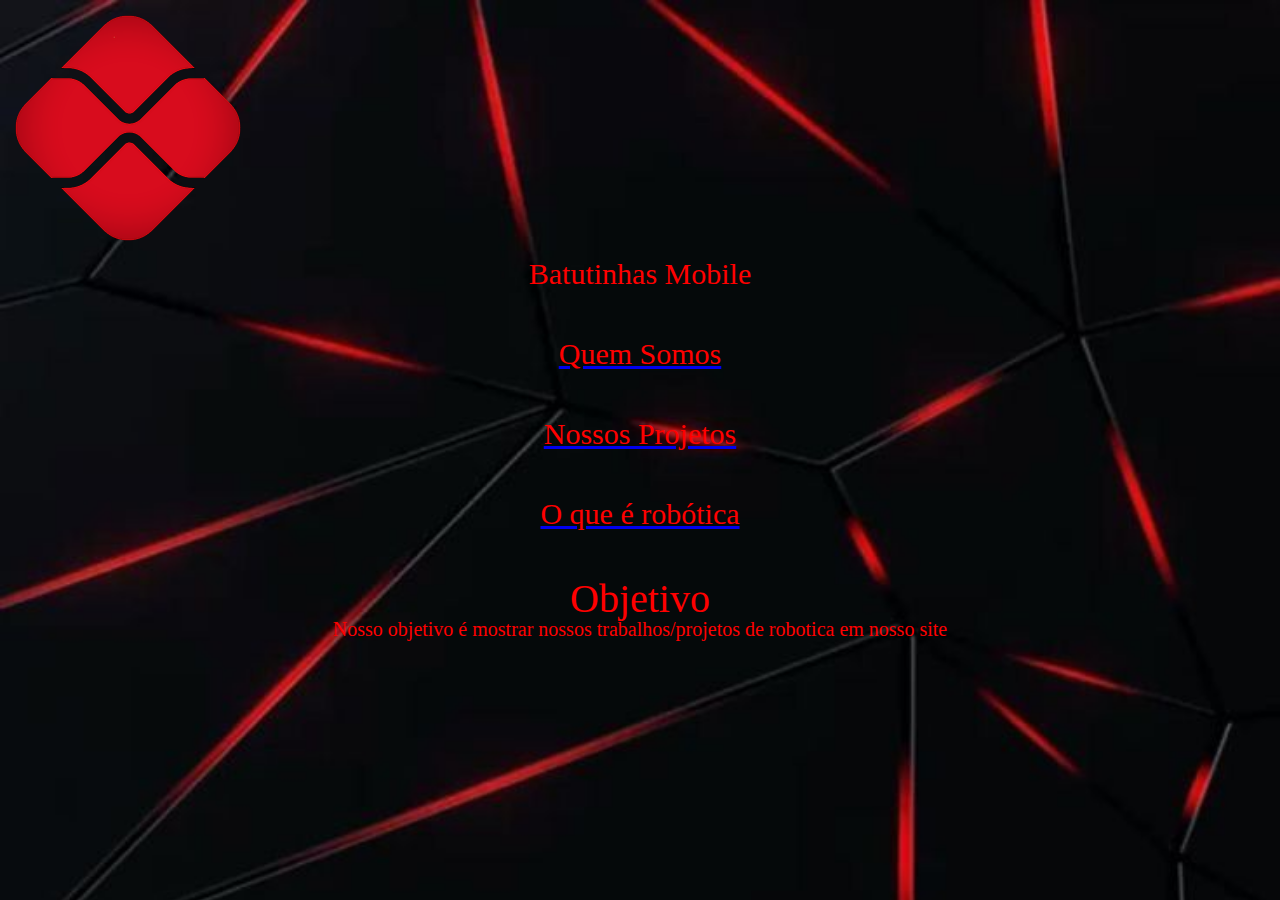
<file: Batutinhas Mobile/index.html>
<!DOCTYPE html>
<head>
    <meta charset="UTF-8">
    <meta name="viewport" content="width=device-width, initial-scale=1.0">
    <title>Batutinhas Mobile</title>
    <link rel="stylesheet" href="style.css">
    <link rel="preconnect" href="https://fonts.googleapis.com">
    <link rel="preconnect" href="https://fonts.gstatic.com" crossorigin>
    <link href="https://fonts.googleapis.com/css2?family=Press+Start+2P&display=swap" rel="stylesheet">
    <link rel="stylesheet" href="reset.css">
    
</head>

<body>
    <img class="imagem-logo" src="Logo Batutinhas.png" alt="Logo dos Batutinhas">
    <h1 class="titulo"> Batutinhas Mobile</h1>
<a href= "quem-somos-mobile.html"> <h3 class="lista-item"> Quem Somos</h3></a>
<a href="projetos-mobile.html">   <h3 class="lista-item">Nossos Projetos</h3> </a>
<a href="robotica-mobile.html">  <h3 class="lista-item">O que é robótica</h3> </a>  

    <section class="objetivo"> 

        <div class="objetivo-div"> 
            <h2 class="titulo-objetivo"> Objetivo </h2>
            <p class="texto-sobre">Nosso objetivo é mostrar nossos trabalhos/projetos de robotica em nosso site</p>
        </div>
        


</body>
</html>
</file>
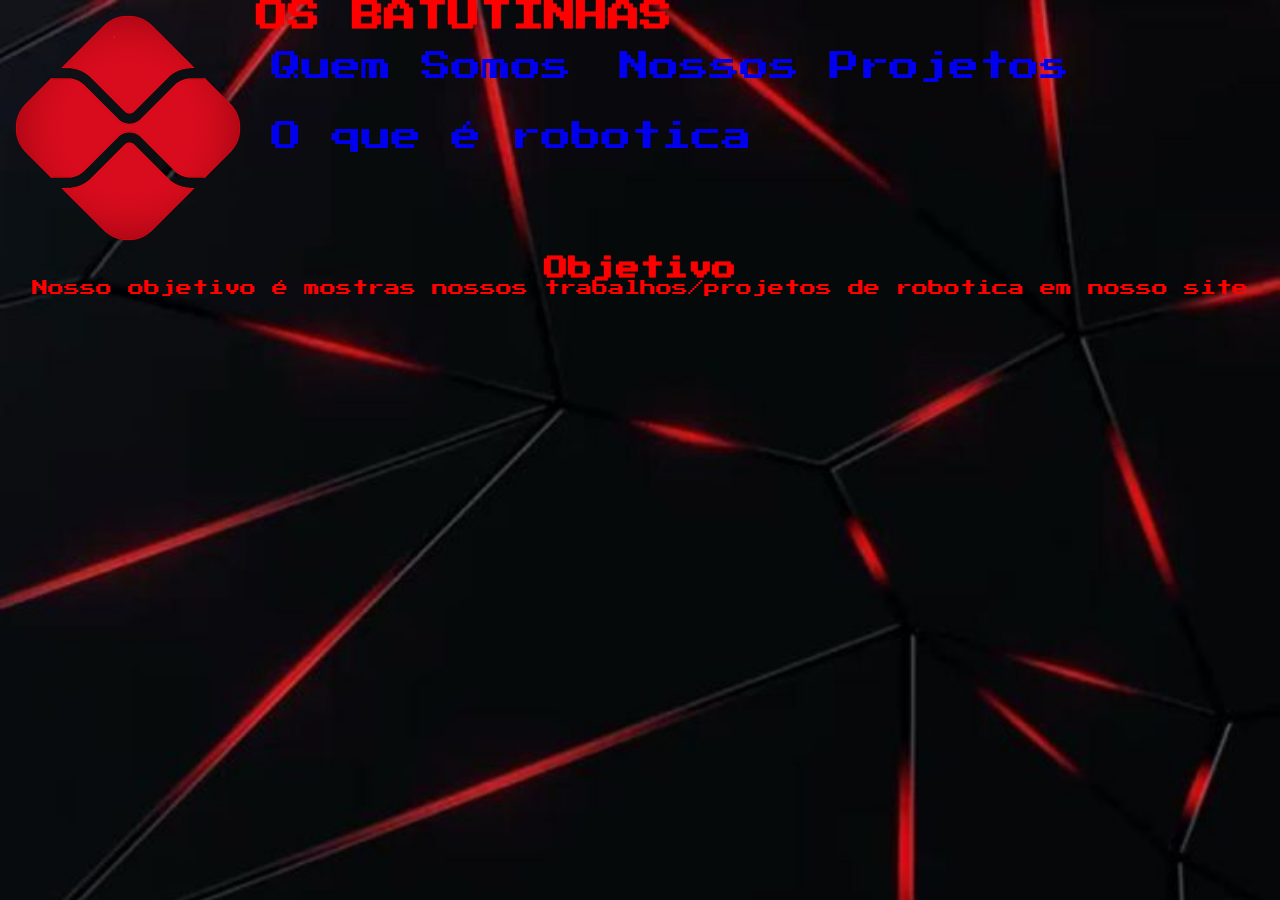
<file: Site Github/index.html>
<!DOCTYPE html>
<html lang="en">
<head>
    <meta charset="UTF-8">
    <meta http-equiv="X-UA-Compatible" content="IE=edge">
    <meta name="viewport" content="width=device-width, initial-scale=1.0">
    <title>Document</title>
    <link rel="stylesheet" href="style.css">
    <link rel="preconnect" href="https://fonts.googleapis.com">
<link rel="preconnect" href="https://fonts.gstatic.com" crossorigin>
<link href="https://fonts.googleapis.com/css2?family=Press+Start+2P&display=swap" rel="stylesheet">

<script src="main.js"></script>

</head>
<body>


    <header class="cabeçalho">
     <img class="imagem-logo" onclick="playSound()"src="Logo Batutinhas.png" alt="Logo dos Batutinhas">
        <ul class="lista">
           <h1>OS BATUTINHAS</h1>
       <a href="Quem Somos/quemsomos.html"> <li class="lista-item"> Quem Somos</li></a>
      <a href="Projetos/projetos.html"> <li class="lista-item">Nossos Projetos</li> </a>
      <a href="O que é robotica/robotica.html"> <li class="lista-item"> O que é robotica</li></a>
        </ul>
    </header>
<section class="objetivo"> 
<div class="objetivo-div"> 
    <h2 class="titulo objetivo"> Objetivo </h2>
    <p class="texto sobre">Nosso objetivo é mostras nossos trabalhos/projetos de robotica em nosso site</p>
  
</div>

</section>






</body>
</html>
</file>
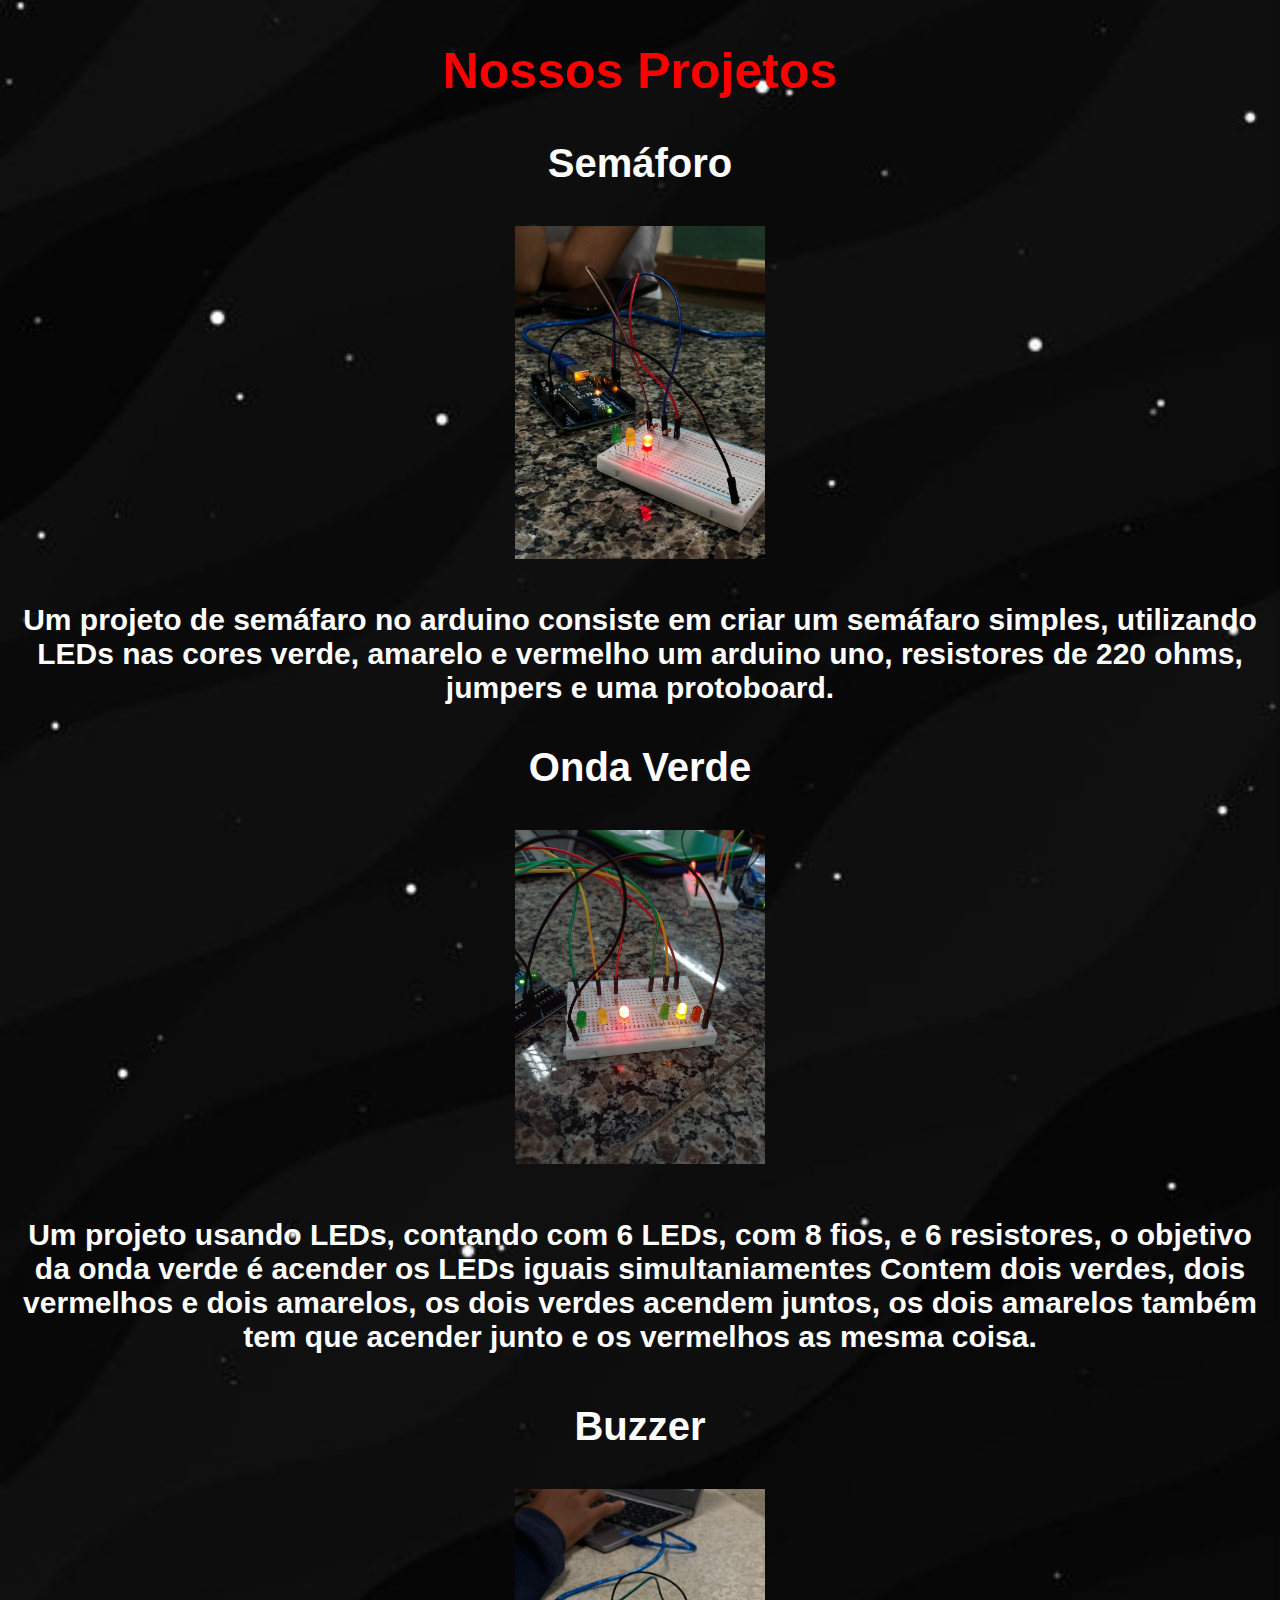
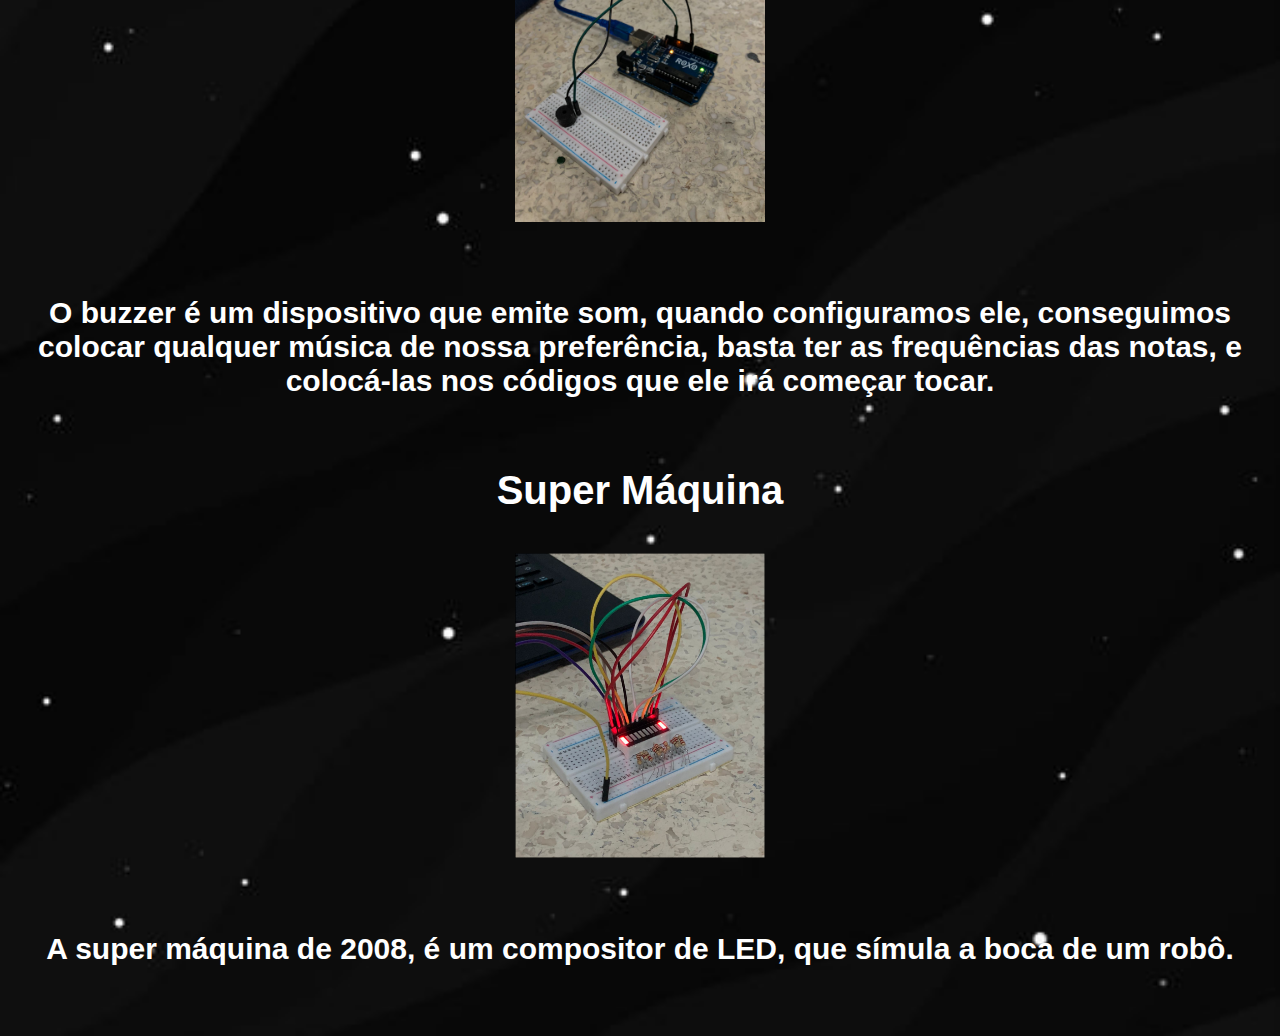
<file: Batutinhas Mobile/projetos-mobile.html>
<!DOCTYPE html>
<html lang="en">
<head>
    <meta charset="UTF-8">
    <meta name="viewport" content="width=device-width, initial-scale=1.0">
    <link rel="stylesheet" href="projetos-mobile.css">
    <title>Projetos Mobile</title>
</head>
<body>
    <div class="semaforos=todos">

        <div class="semaforo-div">
        <h2 class="titulo-projetos">Nossos Projetos</h2>
        <h3 class="semaforo-nome">Semáforo</h3>
        <img class="foto-semaforo"    src="semaforo.png" alt="foto vinicius">
    
        <h4 class="descrição-projetos"> Um projeto de semáfaro no arduino consiste em criar um semáfaro simples, utilizando LEDs nas cores verde, amarelo e vermelho um arduino uno, resistores de 220 ohms, jumpers e uma protoboard. </h4>
        
         
    
    
    
         <div class="semaforo-div"> 
            <h3 class="semaforo-nome">Onda Verde</h3>
            <img class="foto-semaforo"   src="onda-verde.png" alt="foto vinicius">
            <h5 class= descrição-onda> Um projeto usando LEDs, contando com 6 LEDs, com 8 fios, e 6 resistores, o objetivo da onda verde é acender os LEDs iguais simultaniamentes
                Contem dois verdes, dois vermelhos e dois amarelos, os dois verdes acendem juntos, os dois amarelos também tem que acender junto e os vermelhos as mesma coisa.</h5>
    
    
    
    
    <h3 class="buzzer-titulo">Buzzer</h3>
    <img class="buzzer-foto"   src="buzzer.png" alt="foto vinicius">
    <h6 class= descrição-buzzer> O buzzer é um dispositivo que emite som, quando configuramos ele, conseguimos colocar qualquer música de nossa preferência, basta ter as frequências das notas, e colocá-las nos códigos que ele irá começar tocar.</h6>

    <h3 class="super-maquina-titulo">Super Máquina</h3>
    <img class="super-maquina"   src="super-maquina.png" alt="foto vinicius">
    <h6 class= descrição-super-maquina> A super máquina de 2008, é um compositor de LED, que símula a boca de um robô.</h6> 


</body>
</html>
</file>
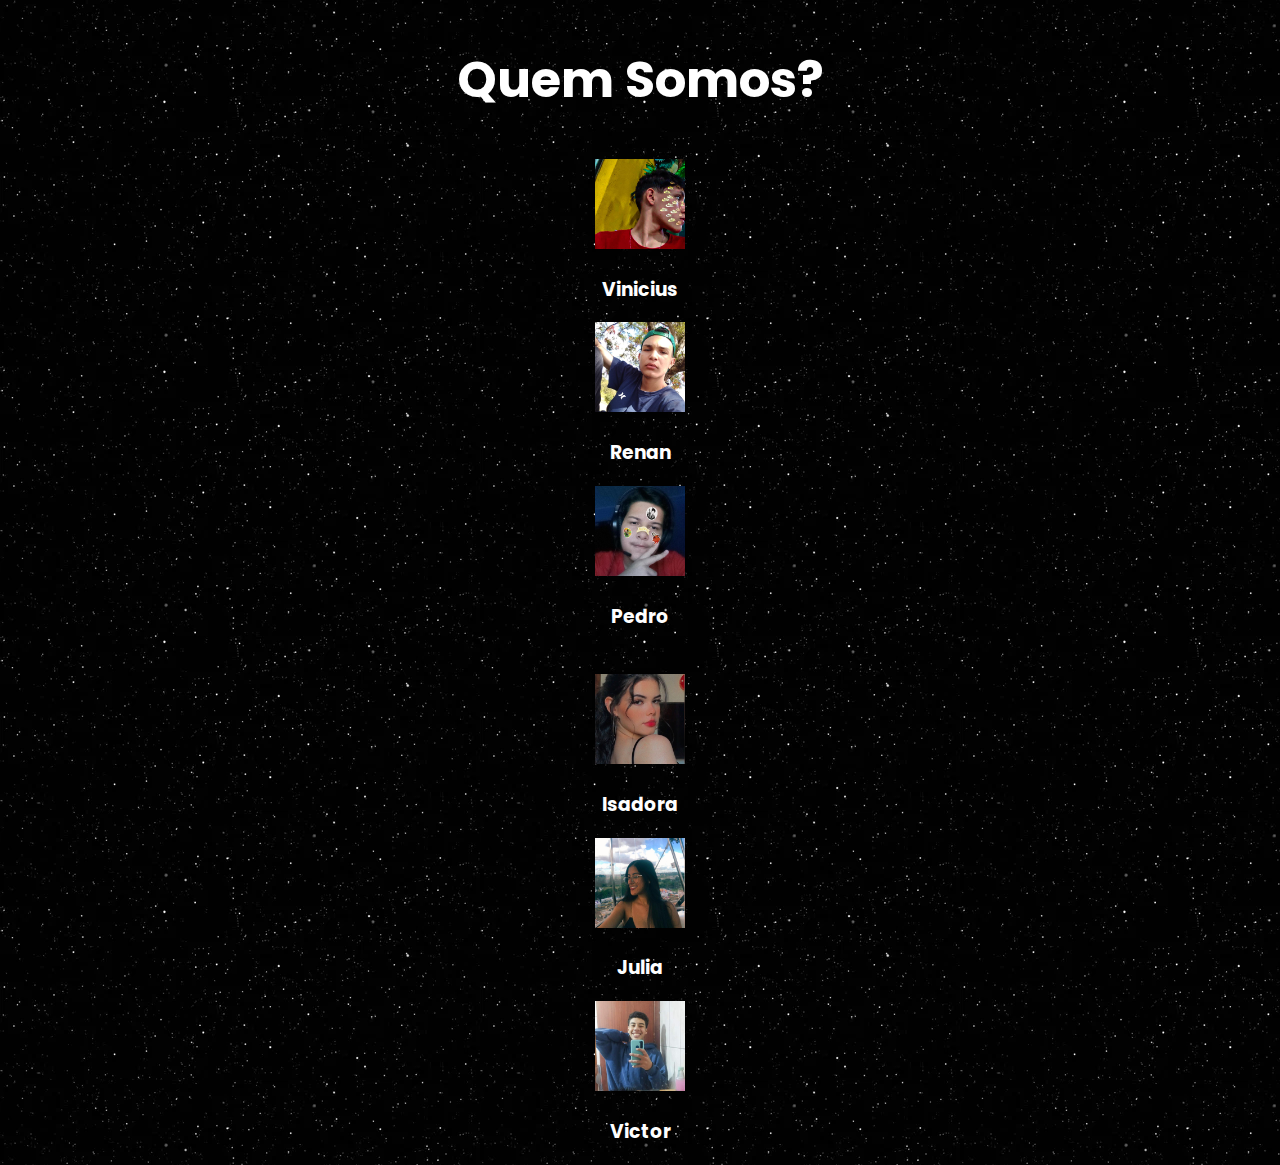
<file: Batutinhas Mobile/quem-somos-mobile.html>
<!DOCTYPE html>
<html lang="en">
<head>
    <meta charset="UTF-8">
    <meta name="viewport" content="width=device-width, initial-scale=1.0">
    <title>Quem somos Mobile</title>
    <link rel="stylesheet" href="quemsomos-mobile.css">
    <link rel="preconnect" href="https://fonts.googleapis.com">
    <link rel="preconnect" href="https://fonts.gstatic.com" crossorigin>
    <link href="https://fonts.googleapis.com/css2?family=Poppins&display=swap" rel="stylesheet">
</head>

<h2 class="titulo-quemsomos">Quem Somos?</h2>
        
        
<div class="estudantes-todos">

    

   

<div class="estudante-div">


<img class="foto-vinicius"    src="vinicius.jpeg" alt="foto vinicius">
<h3 class="vinicius-nome">Vinicius</h3>

</div>


    <div class="estudante-div">
    
    <img class="foto-vinicius"    src="Renan.jpg" alt="foto vinicius">
    <h3 class="vinicius-nome">Renan</h3>
    
    </div>
    
    
        <div class="estudante-div">
        
        <img class="foto-vinicius"    src="pedro.jpg" alt="foto vinicius">
        <h3 class="vinicius-nome">Pedro</h3>
        
        </div>S

        <div class="estudante-div">
        
            <img class="foto-vinicius"    src="isadora.jpg" alt="foto vinicius">
            <h3 class="vinicius-nome">Isadora</h3>
            
            </div>

    
        
            <div class="estudante-div">
        
                <img class="foto-vinicius"    src="julia.jpg" alt="foto vinicius">
                <h3 class="vinicius-nome">Julia</h3>
                
                </div>
        
                <div class="estudante-div">
        
                    <img class="foto-vinicius"    src="victor.jpg" alt="foto vinicius">
                    <h3 class="vinicius-nome">Victor</h3>
                    
                    </div>
</section>




<body>
    
</body>
</html>
</file>
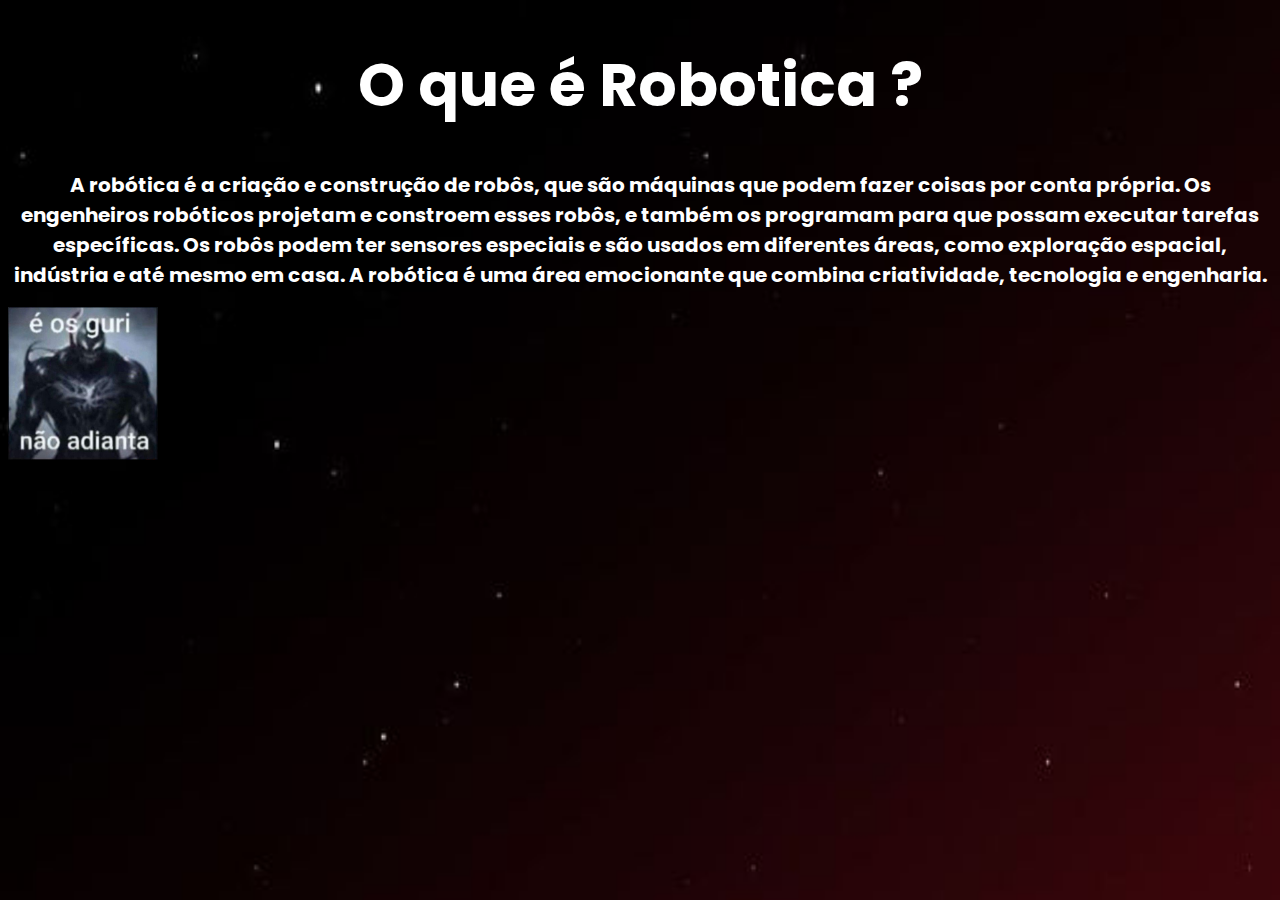
<file: Batutinhas Mobile/robotica-mobile.html>
<!DOCTYPE html>
<html lang="en">
<head>
    <meta charset="UTF-8">
    <meta name="viewport" content="width=device-width, initial-scale=1.0">
    <link rel="stylesheet" href="robotica-mobile.css">
    <link rel="preconnect" href="https://fonts.googleapis.com">
    <link rel="preconnect" href="https://fonts.gstatic.com" crossorigin>
    <link href="https://fonts.googleapis.com/css2?family=Poppins&display=swap" rel="stylesheet">
    <title>O que é robotica Mobile</title>
</head>
<body>
    <h1 class="robotica-titulo"> O que é Robotica ?   </h1>
    <h2 class="robotica-texto">A robótica é a criação e construção de robôs, que são máquinas que podem fazer coisas por conta própria. Os engenheiros robóticos projetam e constroem esses robôs, e também os programam para que possam executar tarefas específicas. Os robôs podem ter sensores especiais e são usados em diferentes áreas, como exploração espacial, indústria e até mesmo em casa. A robótica é uma área emocionante que combina criatividade, tecnologia e engenharia.       </h2>
    <img class="imagem-guri"    src="guri.jpg" alt="guri">
    

</body>
</html>
</file>
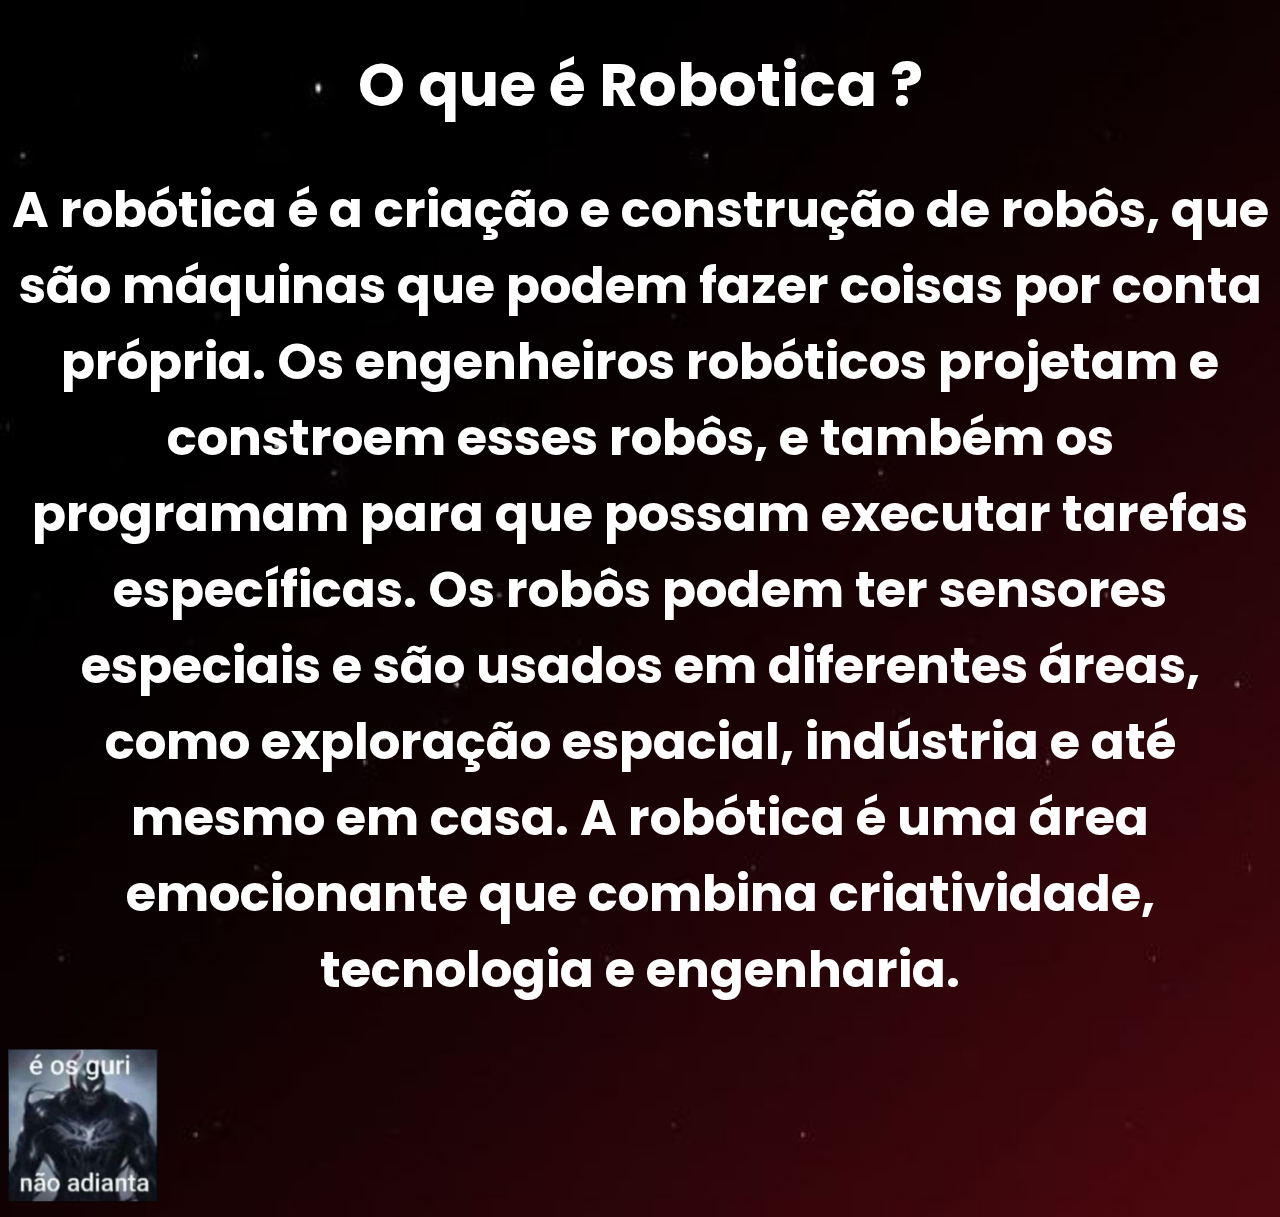
<file: Site Github/O que é robotica/robotica.html>
<!DOCTYPE html>
<html lang="en">
<head>
    <meta charset="UTF-8">
    <meta http-equiv="X-UA-Compatible" content="IE=edge">
    <meta name="viewport" content="width=device-width, initial-scale=1.0">
    <title>Document</title>
    <link rel="stylesheet" href="robotica.css">
    <link rel="preconnect" href="https://fonts.googleapis.com">
    <link rel="preconnect" href="https://fonts.gstatic.com" crossorigin>
    <link href="https://fonts.googleapis.com/css2?family=Poppins&display=swap" rel="stylesheet">
</head>
<body>
 <h1 class="robotica-titulo"> O que é Robotica ?   </h1>
 <h2 class="robotica-texto">A robótica é a criação e construção de robôs, que são máquinas que podem fazer coisas por conta própria. Os engenheiros robóticos projetam e constroem esses robôs, e também os programam para que possam executar tarefas específicas. Os robôs podem ter sensores especiais e são usados em diferentes áreas, como exploração espacial, indústria e até mesmo em casa. A robótica é uma área emocionante que combina criatividade, tecnologia e engenharia.       </h2>
 <img class="imagem-guri"    src="guri.jpg" alt="guri">

    
</body>
</html>
</file>
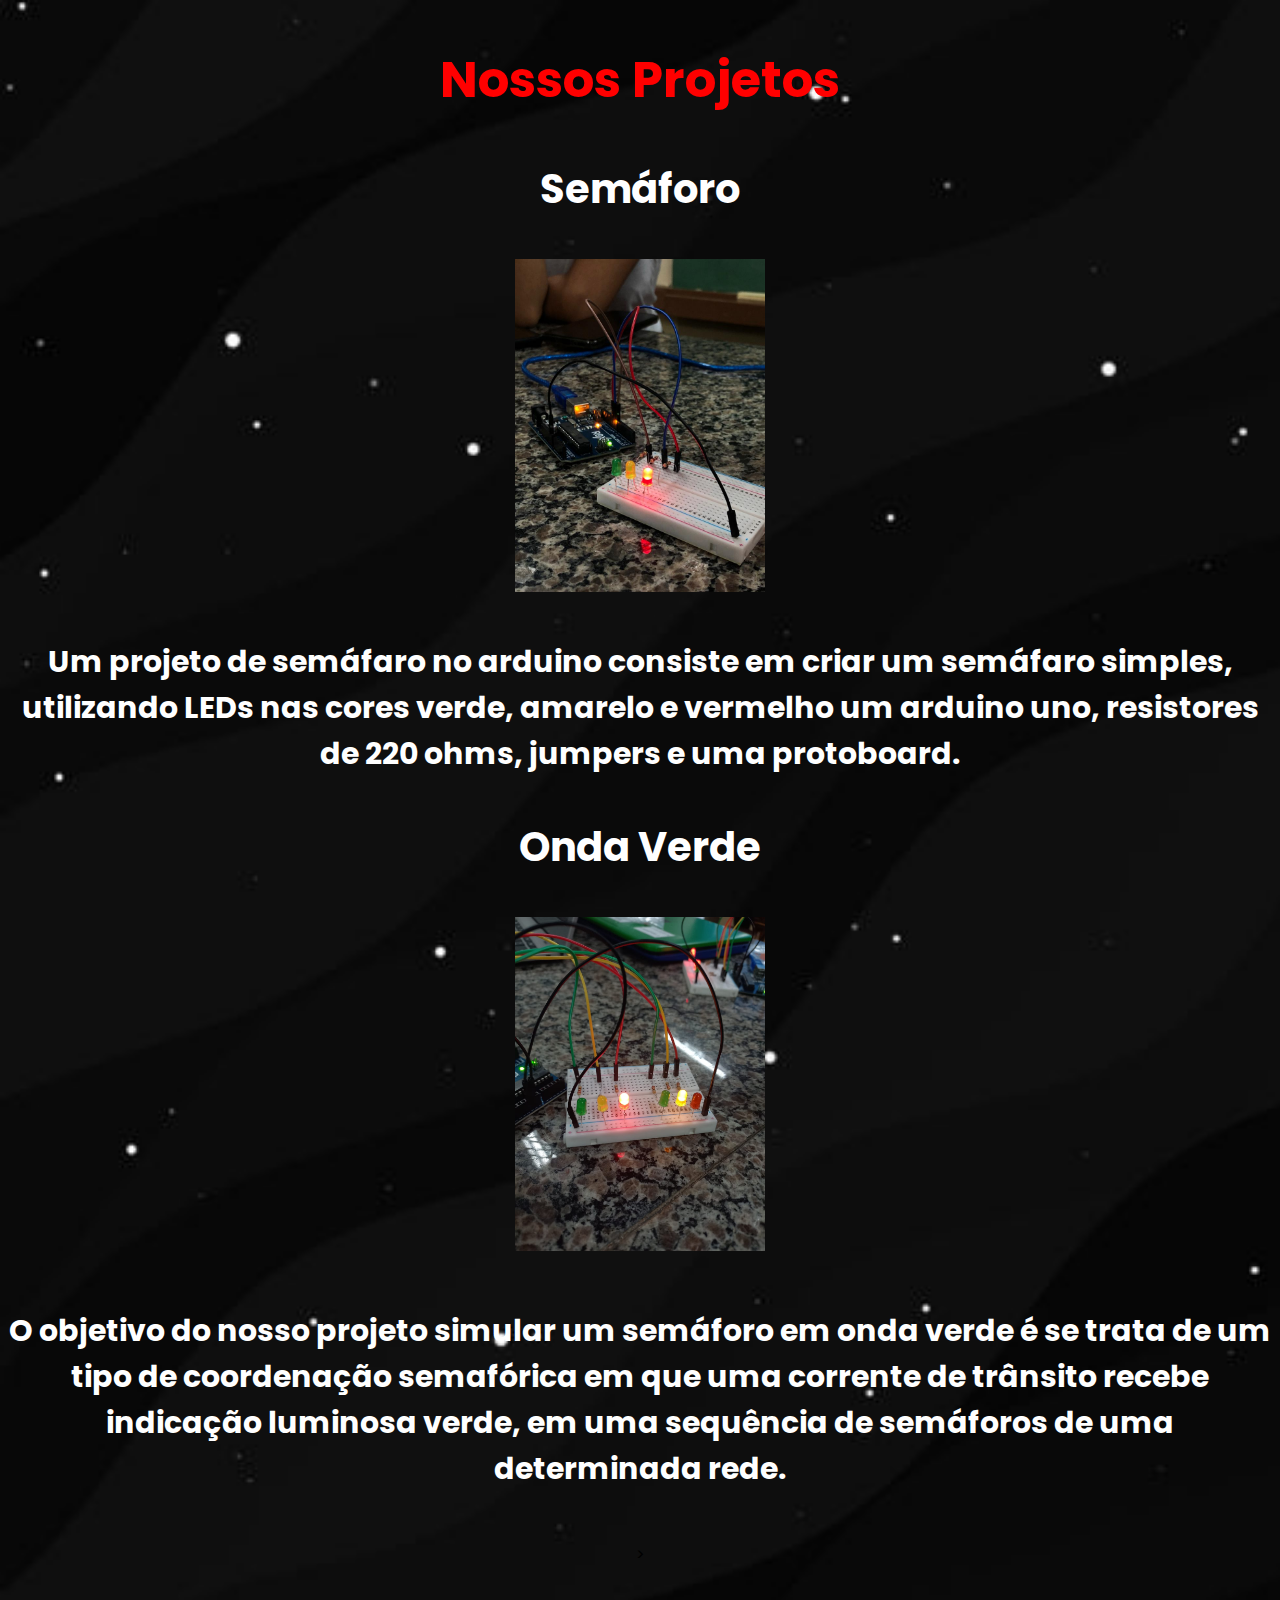
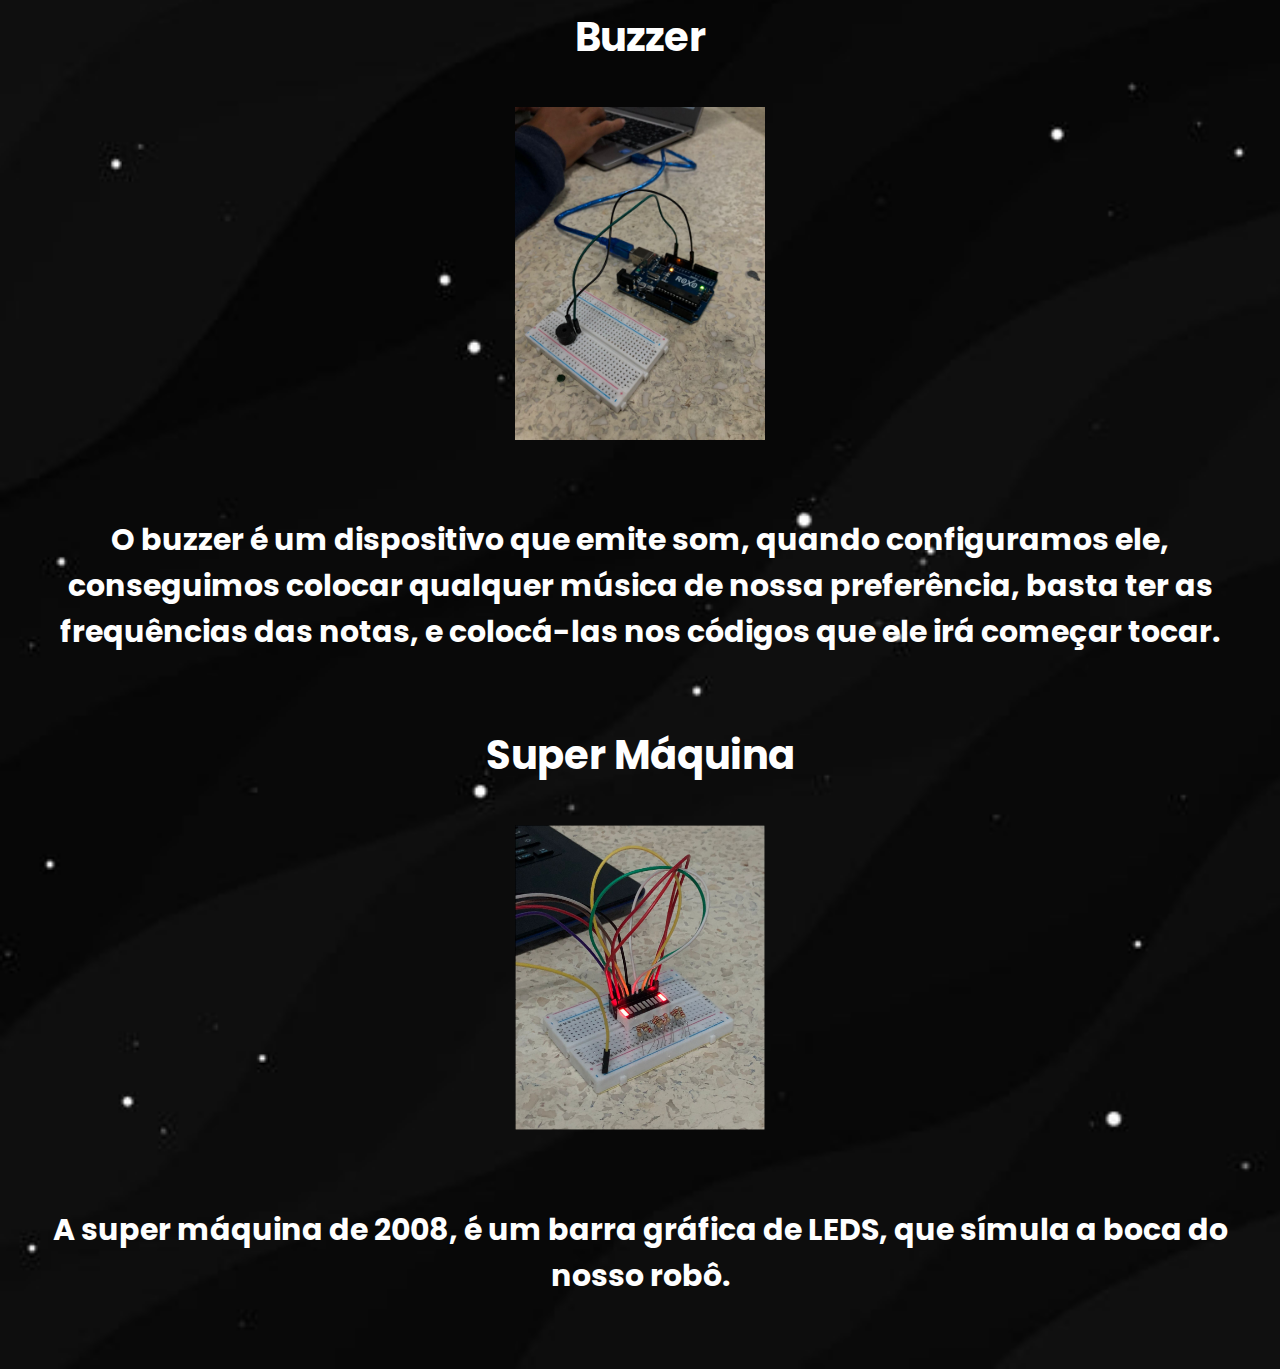
<file: Site Github/Projetos/projetos.html>
<!DOCTYPE html>
<html lang="en">
<head>
    <meta charset="UTF-8">
    <meta http-equiv="X-UA-Compatible" content="IE=edge">
    <meta name="viewport" content="width=device-width, initial-scale=1.0">
    <title>Document</title>
    <link rel="stylesheet" href="projetos.css">
    <link rel="preconnect" href="https://fonts.googleapis.com">
    <link rel="preconnect" href="https://fonts.gstatic.com" crossorigin>
    <link href="https://fonts.googleapis.com/css2?family=Poppins&display=swap" rel="stylesheet">


</head>
<body>
    <section>

     <div class="semaforos=todos">

    <div class="semaforo-div">
    <h2 class="titulo-projetos">Nossos Projetos</h2>
    <h3 class="semaforo-nome">Semáforo</h3>
    <img class="foto-semaforo"    src="semaforo.png" alt="foto vinicius">

    <h4 class="descrição-projetos"> Um projeto de semáfaro no arduino consiste em criar um semáfaro simples, utilizando LEDs nas cores verde, amarelo e vermelho um arduino uno, resistores de 220 ohms, jumpers e uma protoboard. </h4>
    
     



     <div class="semaforo-div"> 
        <h3 class="semaforo-nome">Onda Verde</h3>
        <img class="foto-semaforo"   src="onda-verde.png" alt="foto vinicius">
        <h5 class= descrição-onda> O objetivo do nosso projeto simular um semáforo em  onda verde é se trata de um tipo de coordenação semafórica em que uma corrente de 
            trânsito recebe indicação luminosa verde, em uma sequência de semáforos de uma determinada rede. </h5>>



<h3 class="buzzer-titulo">Buzzer</h3>
<img class="buzzer-foto"   src="buzzer.png" alt="foto vinicius">
<h6 class= descrição-buzzer> O buzzer é um dispositivo que emite som, quando configuramos ele, conseguimos colocar qualquer música de nossa preferência, basta ter as frequências das notas, e colocá-las nos códigos que ele irá começar tocar.</h6>              

<h3 class="super-maquina-titulo">Super Máquina</h3>
<img class="super-maquina"   src="super-maquina.png" alt="foto vinicius">
<h6 class= descrição-super-maquina> A super máquina de 2008, é um barra gráfica de LEDS, que símula a boca do nosso robô.</h6> 

</section>

</div>

         
        </body>
</html>
</file>
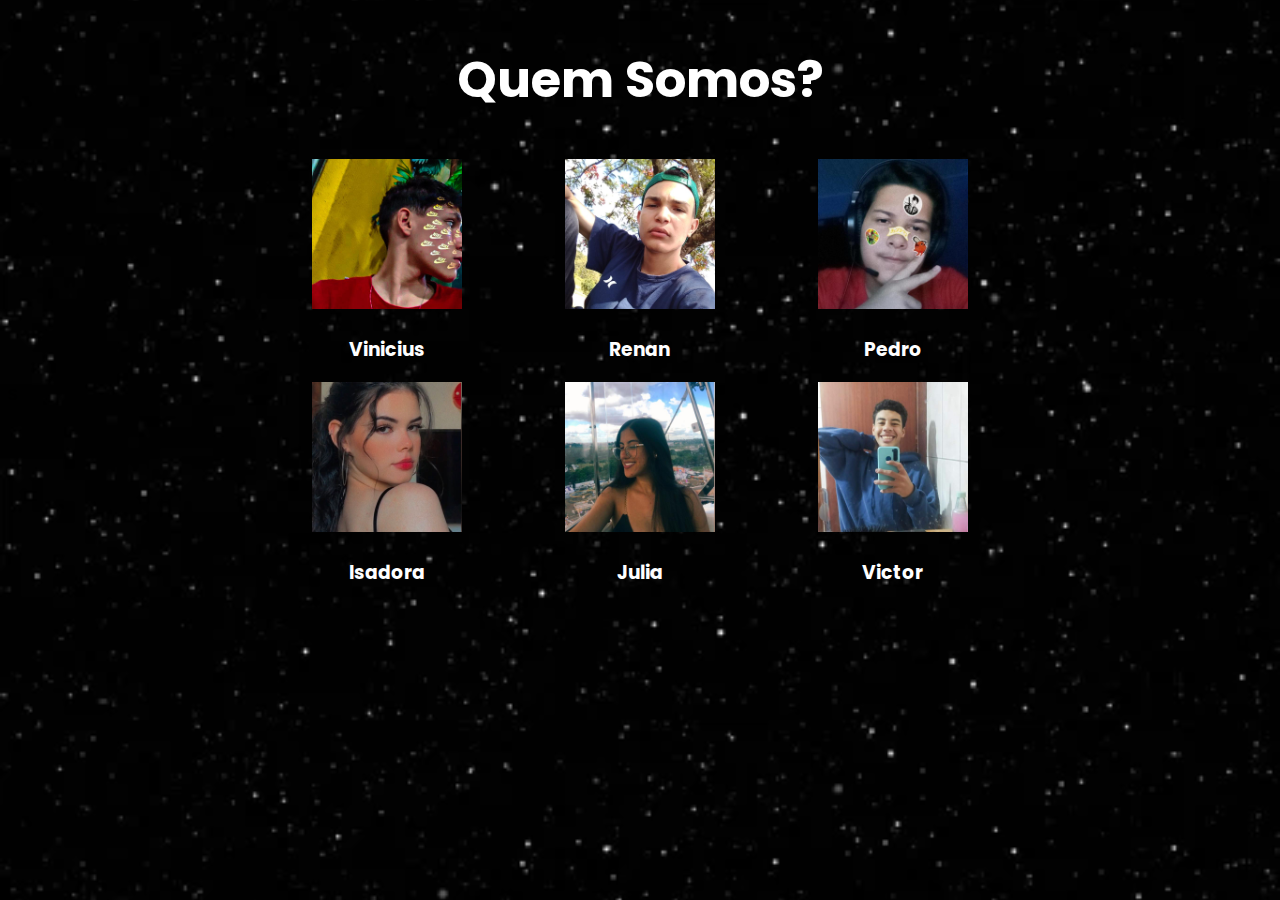
<file: Site Github/Quem Somos/quemsomos.html>
<!DOCTYPE html>
<html lang="en">
<head>
    <meta charset="UTF-8">
    <meta http-equiv="X-UA-Compatible" content="IE=edge">
    <meta name="viewport" content="width=device-width, initial-scale=1.0">
    <title>Document</title>
    <link rel="stylesheet" href="quemsomos.css">
    <link rel="preconnect" href="https://fonts.googleapis.com">
    <link rel="preconnect" href="https://fonts.gstatic.com" crossorigin>
    <link href="https://fonts.googleapis.com/css2?family=Poppins&display=swap" rel="stylesheet">



</head>
<body>

    <section class="estudantes">

        <h2 class="titulo-quemsomos">Quem Somos?</h2>
        
        
        <div class="estudantes-todos">
        
            <span></span>

        <div class="estudante-div">

        
        <img class="foto-vinicius"    src="vinicius.jpeg" alt="foto vinicius">
        <h3 class="vinicius-nome">Vinicius</h3>
        
        </div>

        
            <div class="estudante-div">
            
            <img class="foto-vinicius"    src="Renan.jpg" alt="foto vinicius">
            <h3 class="vinicius-nome">Renan</h3>
            
            </div>
            
            
                <div class="estudante-div">
                
                <img class="foto-vinicius"    src="pedro.jpg" alt="foto vinicius">
                <h3 class="vinicius-nome">Pedro</h3>
                
                </div>S

                <div class="estudante-div">
                
                    <img class="foto-vinicius"    src="isadora.jpg" alt="foto vinicius">
                    <h3 class="vinicius-nome">Isadora</h3>
                    
                    </div>

            
                
                    <div class="estudante-div">
                
                        <img class="foto-vinicius"    src="julia.jpg" alt="foto vinicius">
                        <h3 class="vinicius-nome">Julia</h3>
                        
                        </div>
                
                        <div class="estudante-div">
                
                            <img class="foto-vinicius"    src="victor.jpg" alt="foto vinicius">
                            <h3 class="vinicius-nome">Victor</h3>
                            
                            </div>

            

             
                



        
        </section>


    
</body>
</html>
</file>
<file: Batutinhas Mobile/style.css>
body {

     background-color: var(---cor-de-fundo);
     background-image:url(fundo.jpeg);
     font-family: 'Press Start 2P', cursive;
    background-size: cover;
}

.imagem-logo {

    width: 20%;
   
    
}

.titulo {

    color: rgb(255, 0, 0);

    justify-content: center;
    font-size: 30px;
    display: flex;
    

}

.lista-item {display: inline-block;
    margin: 50px 40px;
    font-size: 30px;
    color: rgb(255, 0, 0);
    display: flex;
    justify-content: center;
    
}

.objetivo {
    
    color: rgb(255, 0, 0);
           display: flex;
           font-size: 30x 30px;
           justify-content: center;


}

.titulo-objetivo {

 font-size: 40px;
 justify-content: center;
display: flex;

}


.texto-sobre

{
font-size: 20px;
justify-content: center;
display: flex;

}
</file>
<file: Site Github/style.css>
body {
      font-family: 'Press Start 2P', cursive;
      background-image: url(fundo.jpeg);
        background-size: cover;
    
}
      

*{
    margin: 0;
    padding: 0;
}



.cabeçalho {
    

    color: rgb(255, 0, 0);
    display: flex;
    justify-content: left;

    
}
    

.imagem-logo {

    width: 20%;
}

.lista-item {display: inline-block;
            margin: 20px 16px;
            font-size: 30px;


}

.objetivo {

           color: rgb(255, 0, 0);
           display: flex;
           font-size: 25px 25px;
           justify-content: center;
           
}

.foto-vinicius {

 width: 120px

}

.estudante-div {

    text-align: center;
}

.texto-sobre {

    font-size: 80px;
}
</file>
<file: Batutinhas Mobile/projetos-mobile.css>
body {
    background-image: url(fundo-projetos.png);
      background-size: cover; 
      font-family: 'Poppins', sans-serif;
    
    
    }

    .titulo-projetos{ color: red;
        font-size: 50px;

       text-align: center;}


       .foto-semaforo{

        width: 250px
       
       }

       .semaforo-div{
   
        text-align: center;
    }


    .semaforo-nome {

       color: white;

       font-size: 40px;
    }

    .semaforos-todos { display: grid;
        grid-template-columns: 20% 20% ;}

        .descrição-projetos {
                        
                               color: white;

                               text-align: center;

                               font-size: 30px;
                      

        }

        .descrição-onda { 
          color: white;

          text-align: center;

          font-size: 30px;


         }

         .buzzer-titulo {

          text-align: center;
          color: white;

          font-size: 40px;

         }


         .buzzer-foto {

          width: 250px;

          


           
          
         }

         .descrição-buzzer {

          color: white;

          text-align: center;

          font-size: 30px;


         }

         .descrição-super-maquina {

          color: white;

          text-align: center;

          font-size: 30px;



         }

         .super-maquina {

          width: 250px
       

         }

         .super-maquina-titulo {

          text-align: center;
          color: white;

          font-size: 40px;


         }
</file>
<file: Batutinhas Mobile/quemsomos-mobile.css>
body {
    background-image: url(fundoquemsomos.png);
    
    font-family: 'Poppins', sans-serif;

}

.foto-vinicius {

    width: 90px
    
   
   }
   
   .estudante-div {
   
       text-align: center;
   }

   
   .titulo-quemsomos { color: white;
                       font-size: 50px;

                      text-align: center;
                      
   } 

   .vinicius-nome { color: white;}

   .estudantes-todos {
                       grid-template-columns: 40% 40% 40% 40% ;
                        


   }
</file>
<file: Batutinhas Mobile/robotica-mobile.css>
body {
    background-image: url(fundo\ robotica.png);
    font-family: 'Poppins', sans-serif;
    background-size: cover

}


.robotica-titulo {

text-align: center;
color: white;
font-size: 60px;


}

.robotica-texto {

    text-align: center;
    color: white;
    font-size: 20px;

}

.imagem-guri {



    width: 150px;
    image-orientation: from-image;
    
}
</file>
<file: Site Github/O que é robotica/robotica.css>
body {
    background-image: url(fundo\ robotica.png);
    background-size: cover; 
    font-family: 'Poppins', sans-serif;


}


.robotica-titulo {

text-align: center;
color: white;
font-size: 60px;


}

.robotica-texto {

    text-align: center;
    color: white;
    font-size: 50px;

}

.imagem-guri {



    width: 150px;
    image-orientation: from-image;
    
}
</file>
<file: Site Github/Projetos/projetos.css>
body {
    background-image: url(fundo-projetos.png);
      background-size: cover; 
      font-family: 'Poppins', sans-serif;
    
    
    }

    .titulo-projetos{ color: red;
        font-size: 50px;

       text-align: center;}


       .foto-semaforo{

        width: 250px
       
       }

       .semaforo-div{
   
        text-align: center;
    }


    .semaforo-nome {

       color: white;

       font-size: 40px;
    }

    .semaforos-todos { display: grid;
        grid-template-columns: 20% 20% ;}

        .descrição-projetos {
                        
                               color: white;

                               text-align: center;

                               font-size: 30px;
                      

        }

        .descrição-onda { 
          color: white;

          text-align: center;

          font-size: 30px;


         }

         .buzzer-titulo {

          text-align: center;
          color: white;

          font-size: 40px;

         }


         .buzzer-foto {

          width: 250px;

          


           
          
         }

         .descrição-buzzer {

          color: white;

          text-align: center;

          font-size: 30px;


         }


         .descrição-super-maquina {

          color: white;

          text-align: center;

          font-size: 30px;



         }

         .super-maquina {

          width: 250px
       

         }

         .super-maquina-titulo {

          text-align: center;
          color: white;

          font-size: 40px;


         }
</file>
<file: Site Github/Quem Somos/quemsomos.css>
body {
    background-image: url(fundoquemsomos.png);
      background-size: cover; 
      font-family: 'Poppins', sans-serif;
    
    
    }
   
       

.foto-vinicius {

    width: 150px
   
   }
   
   .estudante-div {
   
       text-align: center;
   }

   
   .titulo-quemsomos { color: white;
                       font-size: 50px;

                      text-align: center;
                      
   } 

   .vinicius-nome { color: white;}

   .estudantes-todos { display: grid;
                       grid-template-columns: 20% 20% 20% 20% ;



   }
</file>
